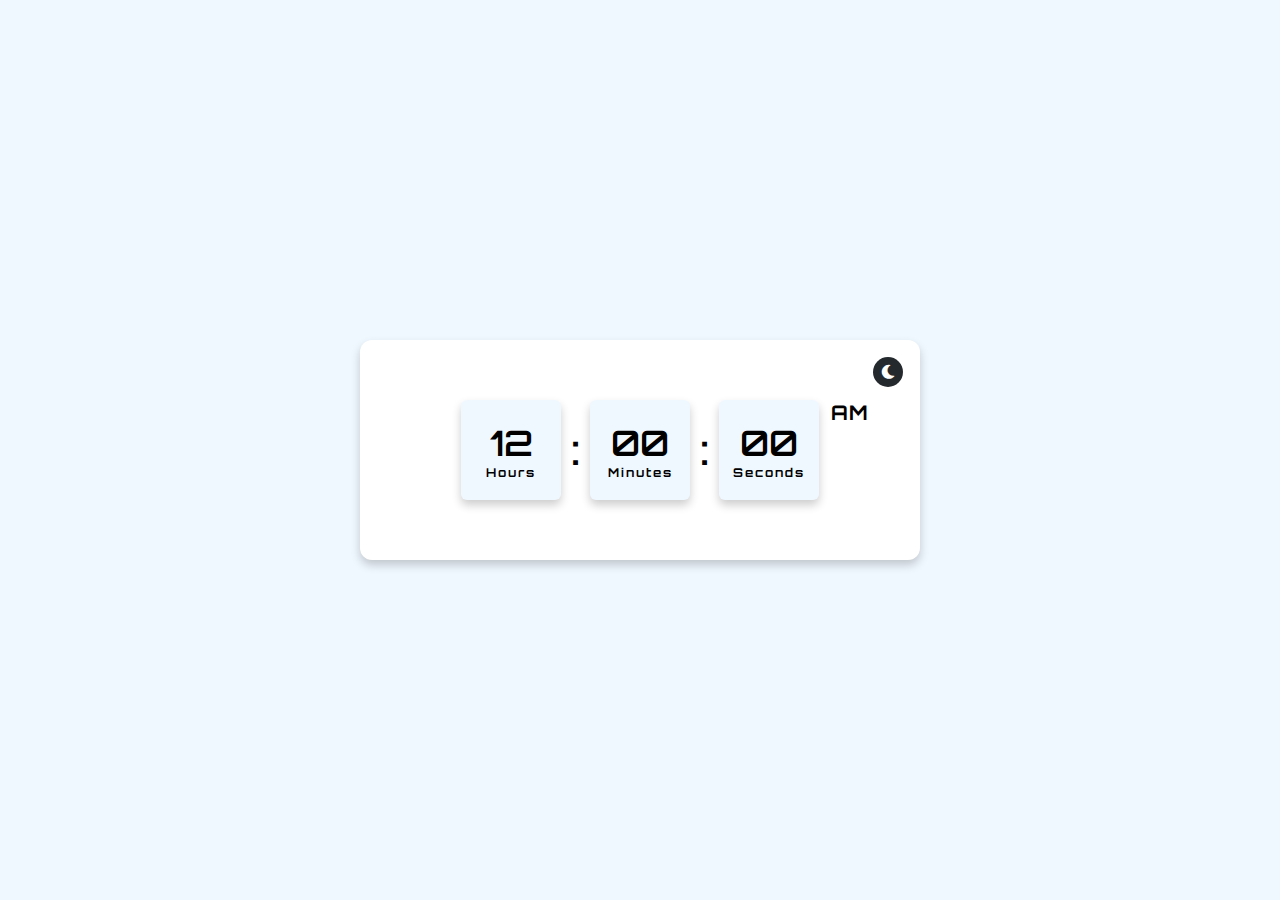
<file: index.html>
<!DOCTYPE html>
<html lang="en" dir="ltr">
<head>
    <meta charset="UTF-8">
    <link rel="stylesheet" href="Digital_Clock.css"/>
    <link rel="stylesheet" href="https://cdnjs.cloudflare.com/ajax/libs/font-awesome/5.15.4/css/all.min.css" />
    <link rel="icon" href="R:\HTML Course\clock icon.png"/>
    <title>Ramesh Goud</title>
</head>
<body>
    <section>
        <div class="container">
            <div class="icons">
                <i class="fas fa-moon"></i>
                <i class="fas fa-sun"></i>
            </div>
            <div class="time">
                <div class="time-colon">
                    <div class="time-text">
                        <span class="num hour_num">12</span>
                        <span class="text">Hours</span>
                    </div>
                    <span class="colon">:</span>
                </div>
                <div class="time-colon">
                    <div class="time-text">
                        <span class="num min_num" >00</span>
                        <span class="text">Minutes</span>
                    </div>
                    <span class="colon">:</span>
                </div>
                <div class="time-colon">
                    <div class="time-text">
                        <span class="num sec_num">00</span>
                        <span class="text">Seconds</span>
                    </div>
                    <span class="am_pm">AM</span>
                </div>
            </div>
        </div>
    </section>
    <script src="Digital_Clock.js"></script>  
</body>
</html>
</file>
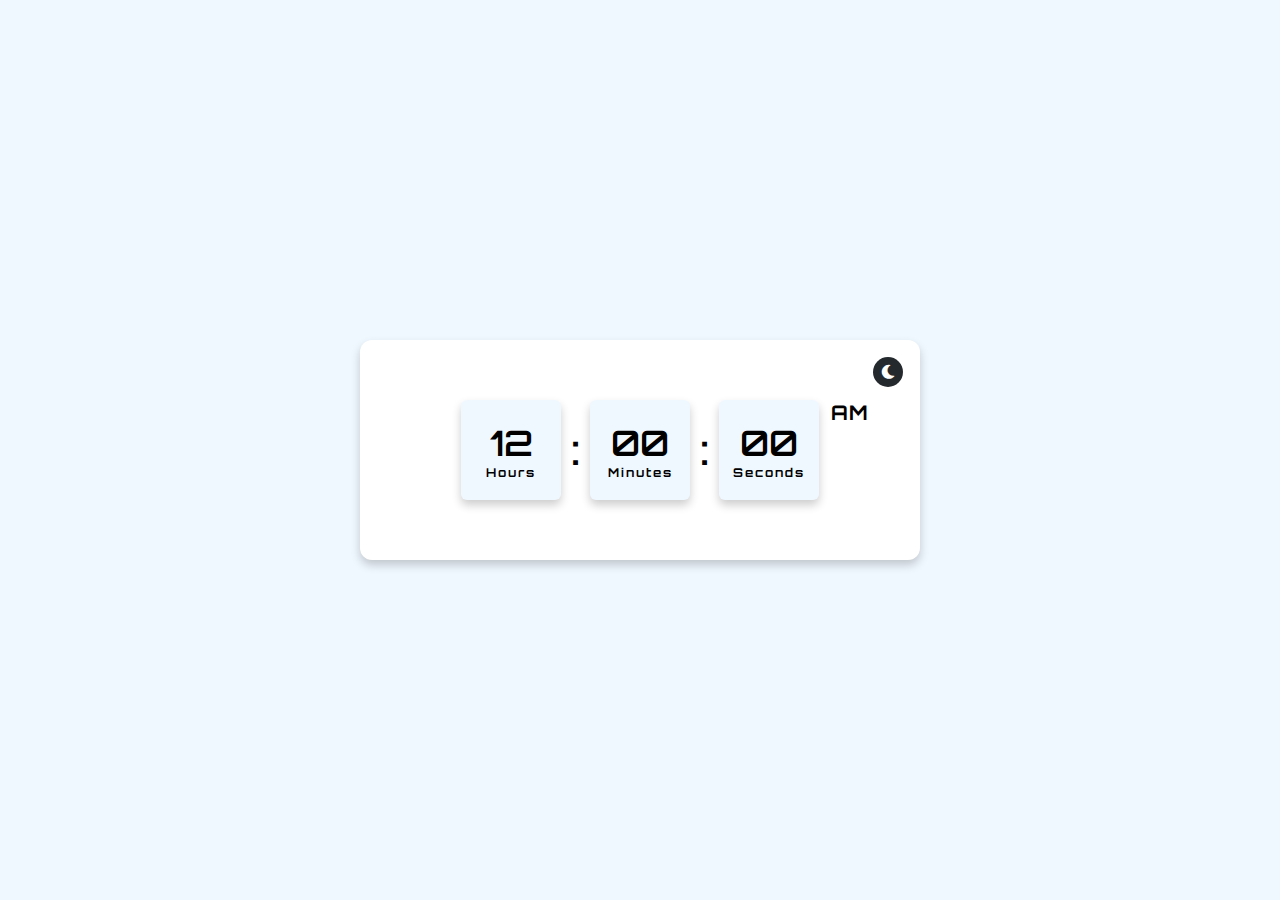
<file: Digital_Clock.html>
<!DOCTYPE html>
<html lang="en" dir="ltr">
<head>
    <meta charset="UTF-8">
    <link rel="stylesheet" href="Digital_Clock.css"/>
    <link rel="stylesheet" href="https://cdnjs.cloudflare.com/ajax/libs/font-awesome/5.15.4/css/all.min.css" />
    <link rel="icon" href="R:\HTML Course\clock icon.png"/>
    <title>Ramesh Goud</title>
</head>
<body>
    <section>
        <div class="container">
            <div class="icons">
                <i class="fas fa-moon"></i>
                <i class="fas fa-sun"></i>
            </div>
            <div class="time">
                <div class="time-colon">
                    <div class="time-text">
                        <span class="num hour_num">12</span>
                        <span class="text">Hours</span>
                    </div>
                    <span class="colon">:</span>
                </div>
                <div class="time-colon">
                    <div class="time-text">
                        <span class="num min_num" >00</span>
                        <span class="text">Minutes</span>
                    </div>
                    <span class="colon">:</span>
                </div>
                <div class="time-colon">
                    <div class="time-text">
                        <span class="num sec_num">00</span>
                        <span class="text">Seconds</span>
                    </div>
                    <span class="am_pm">AM</span>
                </div>
            </div>
        </div>
    </section>
    <script src="Digital_Clock.js"></script>  
</body>
</html>
</file>
<file: Digital_Clock.css>
@import url('https://fonts.googleapis.com/css2?family=Orbitron:wght@400;500;600;700&display=swap');
*{
    margin: 0;
    padding: 0;
    box-sizing: border-box;
    font-family: 'Orbitron',sans-serif;
    transition: all 0.4s ease;
}
section{
    min-height: 100vh;
    width: 100%;
    display:flex;
    align-items: center;
    justify-content: center;
    background: #f0f8ff;
    padding: 0 20px;
}
section.dark{
    background: #24292d;
}
section .container{
    display: flex;
    align-items: center;
    justify-content: center;
    height: 220px;
    max-width: 560px;
    width: 100%;
    background:#fff;
    box-shadow: 0 5px 10px rgba(0,0,0,0.2);
    border-radius: 12px;
    position: relative;
    font-weight: 700;
    
}
section.dark .container{
    background: #323840;
}
section .container .icons i{
    position: absolute;
    right: 17px;
    top: 17px;
    height: 30px;
    width: 30px;
    background: #24292d;
    color: #fff;
    text-align: center;
    line-height: 30px;
    border-radius: 50%;
    font-size: 14px;
    cursor: pointer;
}
section.dark .container .icons i{
    background: #fff;
    color: #323840;
}
.container .icons i.fa-sun{
    opacity: 0;
    pointer-events: none;
}
section.dark .container .icons i.fa-sun{
    opacity: 1;
    pointer-events: auto;
    font-size: 16px;
}
section .container .time{
    display: flex;
    align-items: center;
}
.container .time .time-colon{
    display: flex;
    flex-direction: row;
    align-items: center;
    position: relative;
}
.time .time-colon .am_pm{
    position: absolute;
    top: 0;
    right: -50px;
    font-size: 20px;
    font-weight: 700;
    letter-spacing: 1px;
}
section.dark .time .time-colon .am_pm{
    color: #fff;
}
.time .time-colon .time-text{
    height: 100px;
    width: 100px;
    display: flex;
    align-items: center;
    flex-direction: column;
    justify-content: center;
    background: #f0f8ff;
    border-radius: 6px;
    box-shadow: 0 5px 10px rgba(0,0,0,0.2);
}
section.dark .time .time-colon .time-text{
    background: #24292d;
}
.time .time-colon .time-text,
.time .time-colon .colon{
    font-size: 35px;
    font-weight: 600;
}
section.dark .time .time-text .num,
section.dark .time-colon{
    color: #fff;
}
.time .time-colon .colon{
    font-size: 40px;
    margin: 0 10px;
}
.time .time-colon .time-text .text{
    font-size: 12px;
    font-weight: 700;
    letter-spacing: 2px;
}
section.dark  .time .time-colon .text{
    color: #fff;
}
</file>
